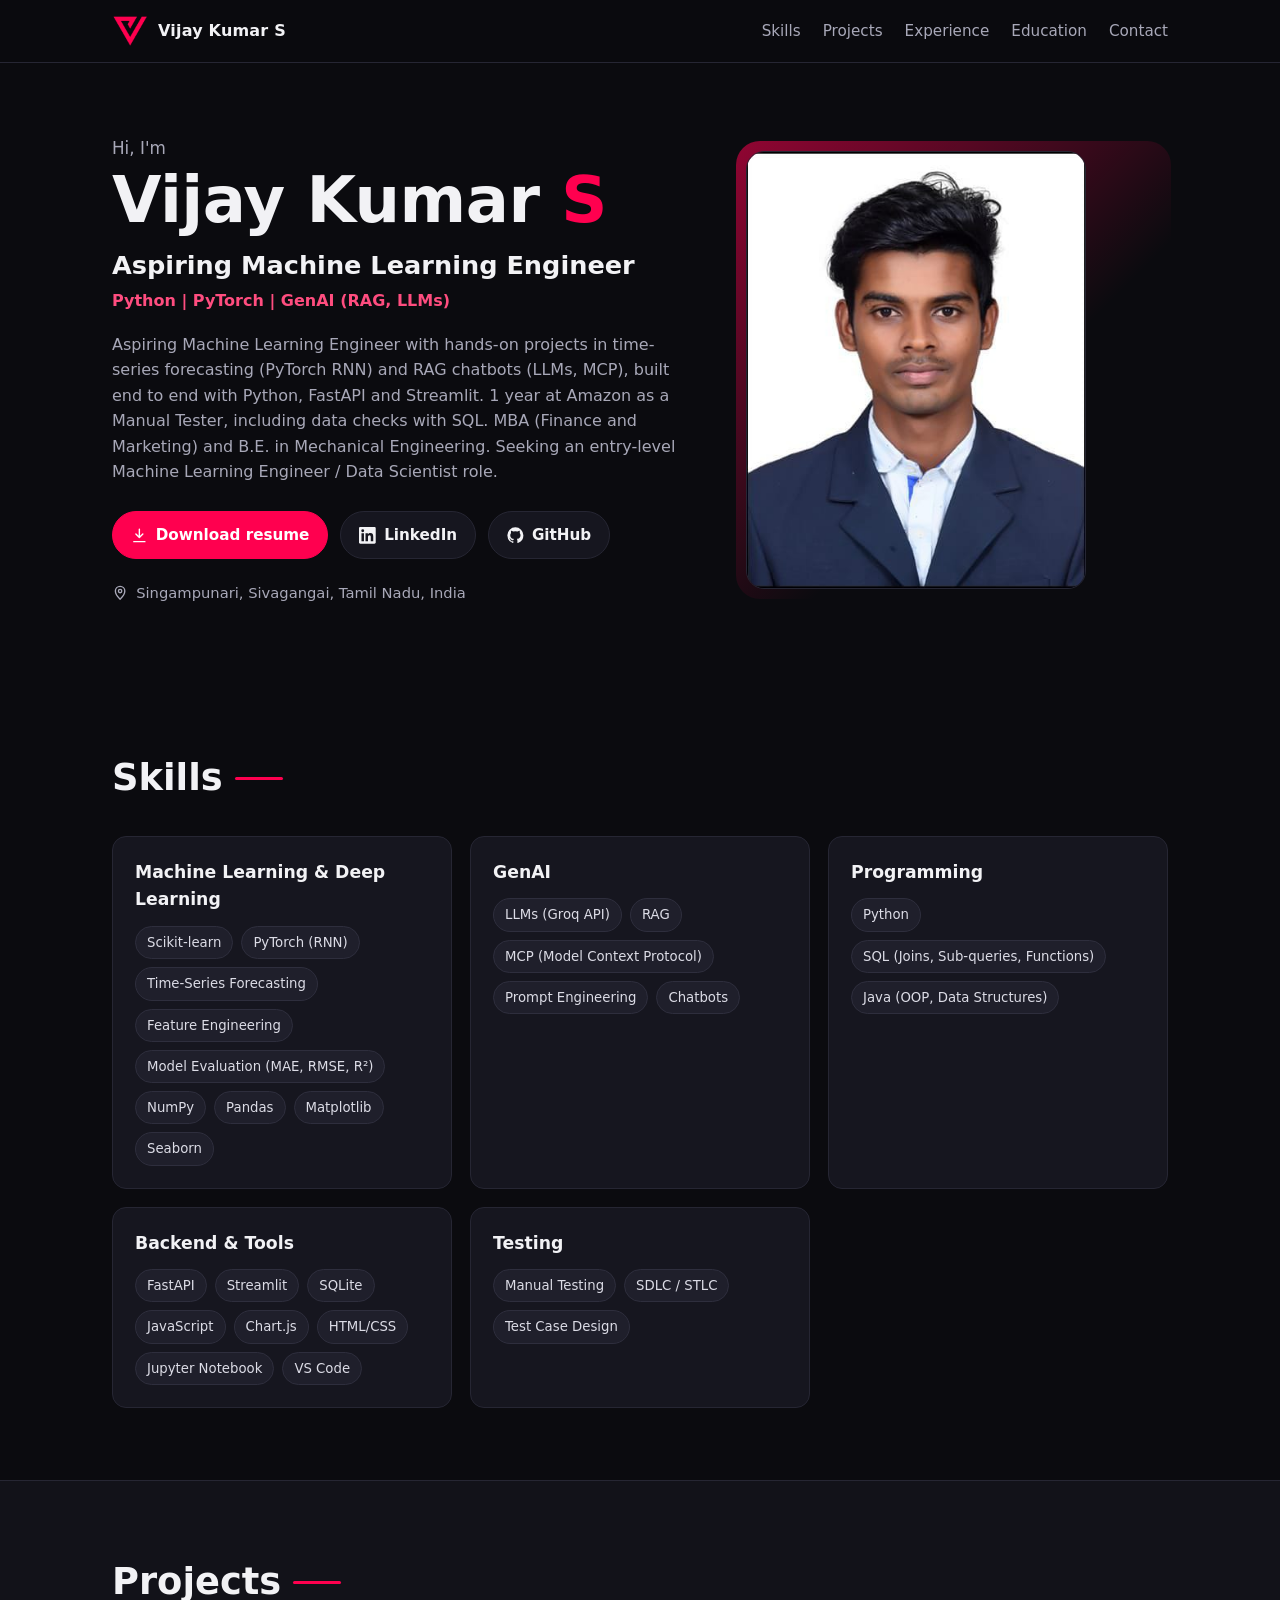
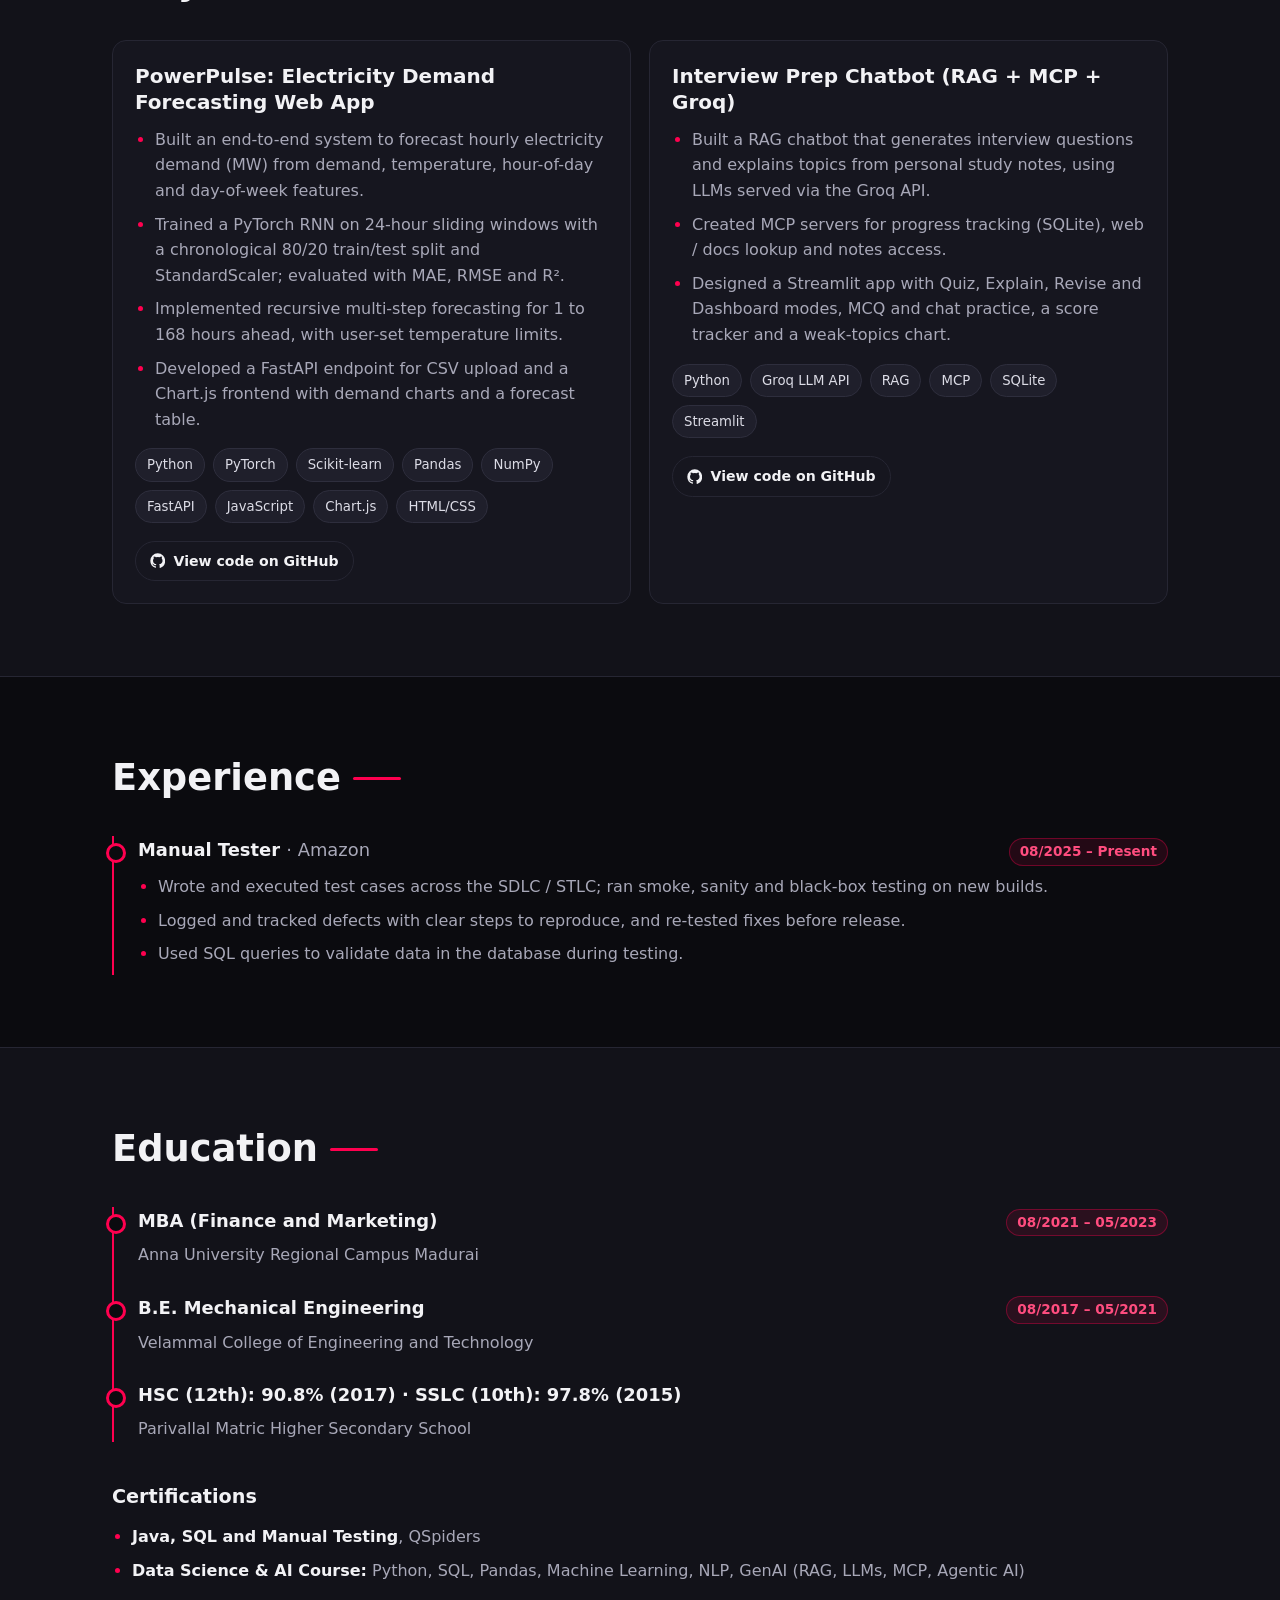
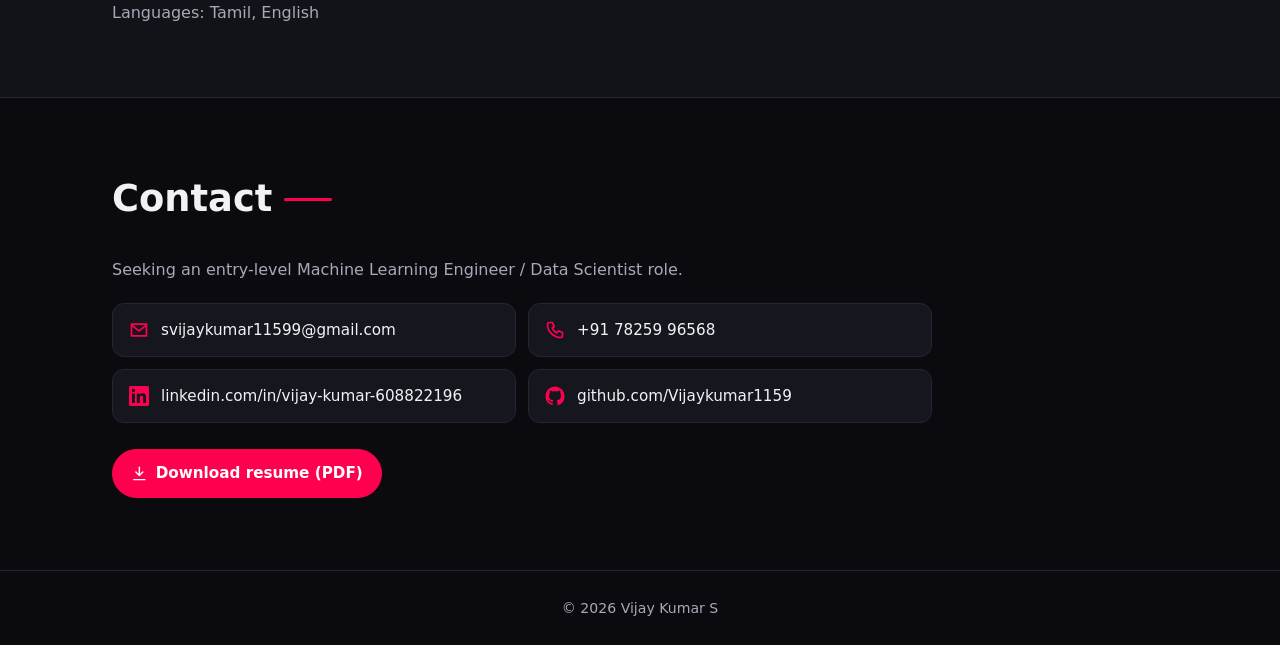
<file: index.html>
<!DOCTYPE html>
<html lang="en">
<head>
  <meta charset="UTF-8">
  <meta name="viewport" content="width=device-width, initial-scale=1">
  <title>Vijay Kumar S | Aspiring Machine Learning Engineer</title>
  <meta name="description" content="Vijay Kumar S, Aspiring Machine Learning Engineer | Python | PyTorch | GenAI (RAG, LLMs)">
  <meta property="og:title" content="Vijay Kumar S | Aspiring Machine Learning Engineer">
  <meta property="og:description" content="Aspiring Machine Learning Engineer | Python | PyTorch | GenAI (RAG, LLMs)">
  <meta property="og:type" content="website">
  <meta name="theme-color" content="#0b0b0f">
  <link rel="icon" type="image/png" href="assets/logo.png">
  <link rel="stylesheet" href="style.css">
</head>
<body>
  <a class="skip" href="#main">Skip to content</a>
  <header class="site-header">
    <nav class="nav container" aria-label="Main">
      <a class="brand" href="#top" aria-label="Vijay Kumar S, home"><img src="assets/logo.png" alt="" width="36" height="32"><span>Vijay Kumar S</span></a>
      <ul class="nav-links">
        <li><a href="#skills">Skills</a></li>
        <li><a href="#projects">Projects</a></li>
        <li><a href="#experience">Experience</a></li>
        <li><a href="#education">Education</a></li>
        <li><a href="#contact">Contact</a></li>
      </ul>
    </nav>
  </header>

  <main id="main">
    <section class="hero container" id="top">
      <div class="hero-text">
        <p class="eyebrow">Hi, I'm</p>
        <h1>Vijay Kumar <span class="accent">S</span></h1>
        <p class="role">Aspiring Machine Learning Engineer</p>
        <p class="stack">Python | PyTorch | GenAI (RAG, LLMs)</p>
        <p class="summary">Aspiring Machine Learning Engineer with hands-on projects in time-series forecasting (PyTorch RNN) and RAG chatbots (LLMs, MCP), built end to end with Python, FastAPI and Streamlit. 1 year at Amazon as a Manual Tester, including data checks with SQL. MBA (Finance and Marketing) and B.E. in Mechanical Engineering. Seeking an entry-level Machine Learning Engineer / Data Scientist role.</p>
        <div class="cta">
          <a class="btn btn-primary" href="assets/Vijay_Kumar_S_Resume_ML.pdf" download><svg viewBox="0 0 24 24" aria-hidden="true"><path fill="none" stroke="currentColor" stroke-width="2" stroke-linecap="round" stroke-linejoin="round" d="M12 3v12m0 0-5-5m5 5 5-5M4 21h16"/></svg>Download resume</a>
          <a class="btn" href="https://www.linkedin.com/in/vijay-kumar-608822196" target="_blank" rel="noopener"><svg viewBox="0 0 24 24" aria-hidden="true"><path fill="currentColor" d="M20.45 20.45h-3.56v-5.57c0-1.33-.02-3.04-1.85-3.04-1.86 0-2.14 1.45-2.14 2.95v5.66H9.34V9h3.42v1.56h.05c.48-.9 1.64-1.85 3.37-1.85 3.6 0 4.27 2.37 4.27 5.46v6.28ZM5.34 7.43a2.06 2.06 0 1 1 0-4.13 2.06 2.06 0 0 1 0 4.13ZM7.12 20.45H3.56V9h3.56v11.45ZM22.22 0H1.77C.8 0 0 .77 0 1.73v20.54C0 23.23.8 24 1.77 24h20.45c.98 0 1.78-.77 1.78-1.73V1.73C24 .77 23.2 0 22.22 0Z"/></svg>LinkedIn</a>
          <a class="btn" href="https://github.com/Vijaykumar1159" target="_blank" rel="noopener"><svg viewBox="0 0 24 24" aria-hidden="true"><path fill="currentColor" d="M12 .5A11.5 11.5 0 0 0 .5 12a11.5 11.5 0 0 0 7.86 10.92c.58.1.79-.25.79-.56v-2c-3.2.7-3.87-1.37-3.87-1.37-.53-1.33-1.28-1.69-1.28-1.69-1.05-.72.08-.7.08-.7 1.16.08 1.77 1.19 1.77 1.19 1.03 1.77 2.7 1.26 3.36.96.1-.75.4-1.26.73-1.55-2.56-.29-5.25-1.28-5.25-5.68 0-1.26.45-2.28 1.19-3.08-.12-.29-.52-1.46.11-3.05 0 0 .97-.31 3.17 1.18a11 11 0 0 1 5.77 0c2.2-1.49 3.17-1.18 3.17-1.18.63 1.59.23 2.76.11 3.05.74.8 1.19 1.82 1.19 3.08 0 4.41-2.7 5.38-5.26 5.67.41.36.78 1.06.78 2.14v3.17c0 .31.21.67.8.56A11.5 11.5 0 0 0 23.5 12 11.5 11.5 0 0 0 12 .5Z"/></svg>GitHub</a>
        </div>
        <p class="loc"><svg viewBox="0 0 24 24" aria-hidden="true"><path fill="none" stroke="currentColor" stroke-width="2" d="M12 21s-7-6.2-7-12a7 7 0 0 1 14 0c0 5.8-7 12-7 12Z"/><circle cx="12" cy="9" r="2.5" fill="none" stroke="currentColor" stroke-width="2"/></svg>Singampunari, Sivagangai, Tamil Nadu, India</p>
      </div>
      <div class="hero-photo">
        <img src="assets/vijay.jpg" alt="Photo of Vijay Kumar S" width="413" height="531">
      </div>
    </section>

    <section class="section" id="skills" aria-labelledby="skills-h">
      <div class="container">
        <h2 id="skills-h" class="section-title">Skills</h2>
        <div class="grid skills-grid">
          <article class="card"><h3>Machine Learning &amp; Deep Learning</h3><ul class="tags"><li>Scikit-learn</li><li>PyTorch (RNN)</li><li>Time-Series Forecasting</li><li>Feature Engineering</li><li>Model Evaluation (MAE, RMSE, R²)</li><li>NumPy</li><li>Pandas</li><li>Matplotlib</li><li>Seaborn</li></ul></article>
          <article class="card"><h3>GenAI</h3><ul class="tags"><li>LLMs (Groq API)</li><li>RAG</li><li>MCP (Model Context Protocol)</li><li>Prompt Engineering</li><li>Chatbots</li></ul></article>
          <article class="card"><h3>Programming</h3><ul class="tags"><li>Python</li><li>SQL (Joins, Sub-queries, Functions)</li><li>Java (OOP, Data Structures)</li></ul></article>
          <article class="card"><h3>Backend &amp; Tools</h3><ul class="tags"><li>FastAPI</li><li>Streamlit</li><li>SQLite</li><li>JavaScript</li><li>Chart.js</li><li>HTML/CSS</li><li>Jupyter Notebook</li><li>VS Code</li></ul></article>
          <article class="card"><h3>Testing</h3><ul class="tags"><li>Manual Testing</li><li>SDLC / STLC</li><li>Test Case Design</li></ul></article>
        </div>
      </div>
    </section>

    <section class="section alt" id="projects" aria-labelledby="projects-h">
      <div class="container">
        <h2 id="projects-h" class="section-title">Projects</h2>
        <div class="grid projects-grid">
          <article class="card project">
            <h3>PowerPulse: Electricity Demand Forecasting Web App</h3>
            <ul class="points">
              <li>Built an end-to-end system to forecast hourly electricity demand (MW) from demand, temperature, hour-of-day and day-of-week features.</li>
              <li>Trained a PyTorch RNN on 24-hour sliding windows with a chronological 80/20 train/test split and StandardScaler; evaluated with MAE, RMSE and R².</li>
              <li>Implemented recursive multi-step forecasting for 1 to 168 hours ahead, with user-set temperature limits.</li>
              <li>Developed a FastAPI endpoint for CSV upload and a Chart.js frontend with demand charts and a forecast table.</li>
            </ul>
            <ul class="tags"><li>Python</li><li>PyTorch</li><li>Scikit-learn</li><li>Pandas</li><li>NumPy</li><li>FastAPI</li><li>JavaScript</li><li>Chart.js</li><li>HTML/CSS</li></ul>
            <a class="btn btn-small" href="https://github.com/Vijaykumar1159/PowerPulse" target="_blank" rel="noopener"><svg viewBox="0 0 24 24" aria-hidden="true"><path fill="currentColor" d="M12 .5A11.5 11.5 0 0 0 .5 12a11.5 11.5 0 0 0 7.86 10.92c.58.1.79-.25.79-.56v-2c-3.2.7-3.87-1.37-3.87-1.37-.53-1.33-1.28-1.69-1.28-1.69-1.05-.72.08-.7.08-.7 1.16.08 1.77 1.19 1.77 1.19 1.03 1.77 2.7 1.26 3.36.96.1-.75.4-1.26.73-1.55-2.56-.29-5.25-1.28-5.25-5.68 0-1.26.45-2.28 1.19-3.08-.12-.29-.52-1.46.11-3.05 0 0 .97-.31 3.17 1.18a11 11 0 0 1 5.77 0c2.2-1.49 3.17-1.18 3.17-1.18.63 1.59.23 2.76.11 3.05.74.8 1.19 1.82 1.19 3.08 0 4.41-2.7 5.38-5.26 5.67.41.36.78 1.06.78 2.14v3.17c0 .31.21.67.8.56A11.5 11.5 0 0 0 23.5 12 11.5 11.5 0 0 0 12 .5Z"/></svg>View code on GitHub</a>
          </article>
          <article class="card project">
            <h3>Interview Prep Chatbot (RAG + MCP + Groq)</h3>
            <ul class="points">
              <li>Built a RAG chatbot that generates interview questions and explains topics from personal study notes, using LLMs served via the Groq API.</li>
              <li>Created MCP servers for progress tracking (SQLite), web / docs lookup and notes access.</li>
              <li>Designed a Streamlit app with Quiz, Explain, Revise and Dashboard modes, MCQ and chat practice, a score tracker and a weak-topics chart.</li>
            </ul>
            <ul class="tags"><li>Python</li><li>Groq LLM API</li><li>RAG</li><li>MCP</li><li>SQLite</li><li>Streamlit</li></ul>
            <a class="btn btn-small" href="https://github.com/Vijaykumar1159/Chat_Bot_For_Interview" target="_blank" rel="noopener"><svg viewBox="0 0 24 24" aria-hidden="true"><path fill="currentColor" d="M12 .5A11.5 11.5 0 0 0 .5 12a11.5 11.5 0 0 0 7.86 10.92c.58.1.79-.25.79-.56v-2c-3.2.7-3.87-1.37-3.87-1.37-.53-1.33-1.28-1.69-1.28-1.69-1.05-.72.08-.7.08-.7 1.16.08 1.77 1.19 1.77 1.19 1.03 1.77 2.7 1.26 3.36.96.1-.75.4-1.26.73-1.55-2.56-.29-5.25-1.28-5.25-5.68 0-1.26.45-2.28 1.19-3.08-.12-.29-.52-1.46.11-3.05 0 0 .97-.31 3.17 1.18a11 11 0 0 1 5.77 0c2.2-1.49 3.17-1.18 3.17-1.18.63 1.59.23 2.76.11 3.05.74.8 1.19 1.82 1.19 3.08 0 4.41-2.7 5.38-5.26 5.67.41.36.78 1.06.78 2.14v3.17c0 .31.21.67.8.56A11.5 11.5 0 0 0 23.5 12 11.5 11.5 0 0 0 12 .5Z"/></svg>View code on GitHub</a>
          </article>
        </div>
      </div>
    </section>

    <section class="section" id="experience" aria-labelledby="exp-h">
      <div class="container">
        <h2 id="exp-h" class="section-title">Experience</h2>
        <div class="timeline">
          <article class="t-item">
            <div class="t-head"><h3>Manual Tester <span class="muted">· Amazon</span></h3><p class="date">08/2025 – Present</p></div>
            <ul class="points">
              <li>Wrote and executed test cases across the SDLC / STLC; ran smoke, sanity and black-box testing on new builds.</li>
              <li>Logged and tracked defects with clear steps to reproduce, and re-tested fixes before release.</li>
              <li>Used SQL queries to validate data in the database during testing.</li>
            </ul>
          </article>
        </div>
      </div>
    </section>

    <section class="section alt" id="education" aria-labelledby="edu-h">
      <div class="container">
        <h2 id="edu-h" class="section-title">Education</h2>
        <div class="timeline">
          <article class="t-item">
            <div class="t-head"><h3>MBA (Finance and Marketing)</h3><p class="date">08/2021 – 05/2023</p></div>
            <p class="muted">Anna University Regional Campus Madurai</p>
          </article>
          <article class="t-item">
            <div class="t-head"><h3>B.E. Mechanical Engineering</h3><p class="date">08/2017 – 05/2021</p></div>
            <p class="muted">Velammal College of Engineering and Technology</p>
          </article>
          <article class="t-item">
            <div class="t-head"><h3>HSC (12th): 90.8% (2017) · SSLC (10th): 97.8% (2015)</h3></div>
            <p class="muted">Parivallal Matric Higher Secondary School</p>
          </article>
        </div>
        <h3 class="sub">Certifications</h3>
        <ul class="certs">
          <li><strong>Java, SQL and Manual Testing</strong>, QSpiders</li>
          <li><strong>Data Science &amp; AI Course:</strong> Python, SQL, Pandas, Machine Learning, NLP, GenAI (RAG, LLMs, MCP, Agentic AI)</li>
        </ul>
        <p class="muted langs">Languages: Tamil, English</p>
      </div>
    </section>

    <section class="section" id="contact" aria-labelledby="contact-h">
      <div class="container">
        <h2 id="contact-h" class="section-title">Contact</h2>
        <p class="lead">Seeking an entry-level Machine Learning Engineer / Data Scientist role.</p>
        <ul class="contact-list">
          <li><a href="mailto:svijaykumar11599@gmail.com"><svg viewBox="0 0 24 24" aria-hidden="true"><path fill="none" stroke="currentColor" stroke-width="2" d="M3 5h18v14H3z M3 6l9 7 9-7"/></svg><span>svijaykumar11599@gmail.com</span></a></li>
          <li><a href="tel:+917825996568"><svg viewBox="0 0 24 24" aria-hidden="true"><path fill="none" stroke="currentColor" stroke-width="2" stroke-linejoin="round" d="M5 3h4l2 5-2.5 1.5a11 11 0 0 0 6 6L16 13l5 2v4a2 2 0 0 1-2 2A16 16 0 0 1 3 5a2 2 0 0 1 2-2Z"/></svg><span>+91 78259 96568</span></a></li>
          <li><a href="https://www.linkedin.com/in/vijay-kumar-608822196" target="_blank" rel="noopener"><svg viewBox="0 0 24 24" aria-hidden="true"><path fill="currentColor" d="M20.45 20.45h-3.56v-5.57c0-1.33-.02-3.04-1.85-3.04-1.86 0-2.14 1.45-2.14 2.95v5.66H9.34V9h3.42v1.56h.05c.48-.9 1.64-1.85 3.37-1.85 3.6 0 4.27 2.37 4.27 5.46v6.28ZM5.34 7.43a2.06 2.06 0 1 1 0-4.13 2.06 2.06 0 0 1 0 4.13ZM7.12 20.45H3.56V9h3.56v11.45ZM22.22 0H1.77C.8 0 0 .77 0 1.73v20.54C0 23.23.8 24 1.77 24h20.45c.98 0 1.78-.77 1.78-1.73V1.73C24 .77 23.2 0 22.22 0Z"/></svg><span>linkedin.com/in/vijay-kumar-608822196</span></a></li>
          <li><a href="https://github.com/Vijaykumar1159" target="_blank" rel="noopener"><svg viewBox="0 0 24 24" aria-hidden="true"><path fill="currentColor" d="M12 .5A11.5 11.5 0 0 0 .5 12a11.5 11.5 0 0 0 7.86 10.92c.58.1.79-.25.79-.56v-2c-3.2.7-3.87-1.37-3.87-1.37-.53-1.33-1.28-1.69-1.28-1.69-1.05-.72.08-.7.08-.7 1.16.08 1.77 1.19 1.77 1.19 1.03 1.77 2.7 1.26 3.36.96.1-.75.4-1.26.73-1.55-2.56-.29-5.25-1.28-5.25-5.68 0-1.26.45-2.28 1.19-3.08-.12-.29-.52-1.46.11-3.05 0 0 .97-.31 3.17 1.18a11 11 0 0 1 5.77 0c2.2-1.49 3.17-1.18 3.17-1.18.63 1.59.23 2.76.11 3.05.74.8 1.19 1.82 1.19 3.08 0 4.41-2.7 5.38-5.26 5.67.41.36.78 1.06.78 2.14v3.17c0 .31.21.67.8.56A11.5 11.5 0 0 0 23.5 12 11.5 11.5 0 0 0 12 .5Z"/></svg><span>github.com/Vijaykumar1159</span></a></li>
        </ul>
        <a class="btn btn-primary" href="assets/Vijay_Kumar_S_Resume_ML.pdf" download><svg viewBox="0 0 24 24" aria-hidden="true"><path fill="none" stroke="currentColor" stroke-width="2" stroke-linecap="round" stroke-linejoin="round" d="M12 3v12m0 0-5-5m5 5 5-5M4 21h16"/></svg>Download resume (PDF)</a>
      </div>
    </section>
  </main>

  <footer class="footer">
    <div class="container"><p>© 2026 Vijay Kumar S</p></div>
  </footer>
</body>
</html>
</file>
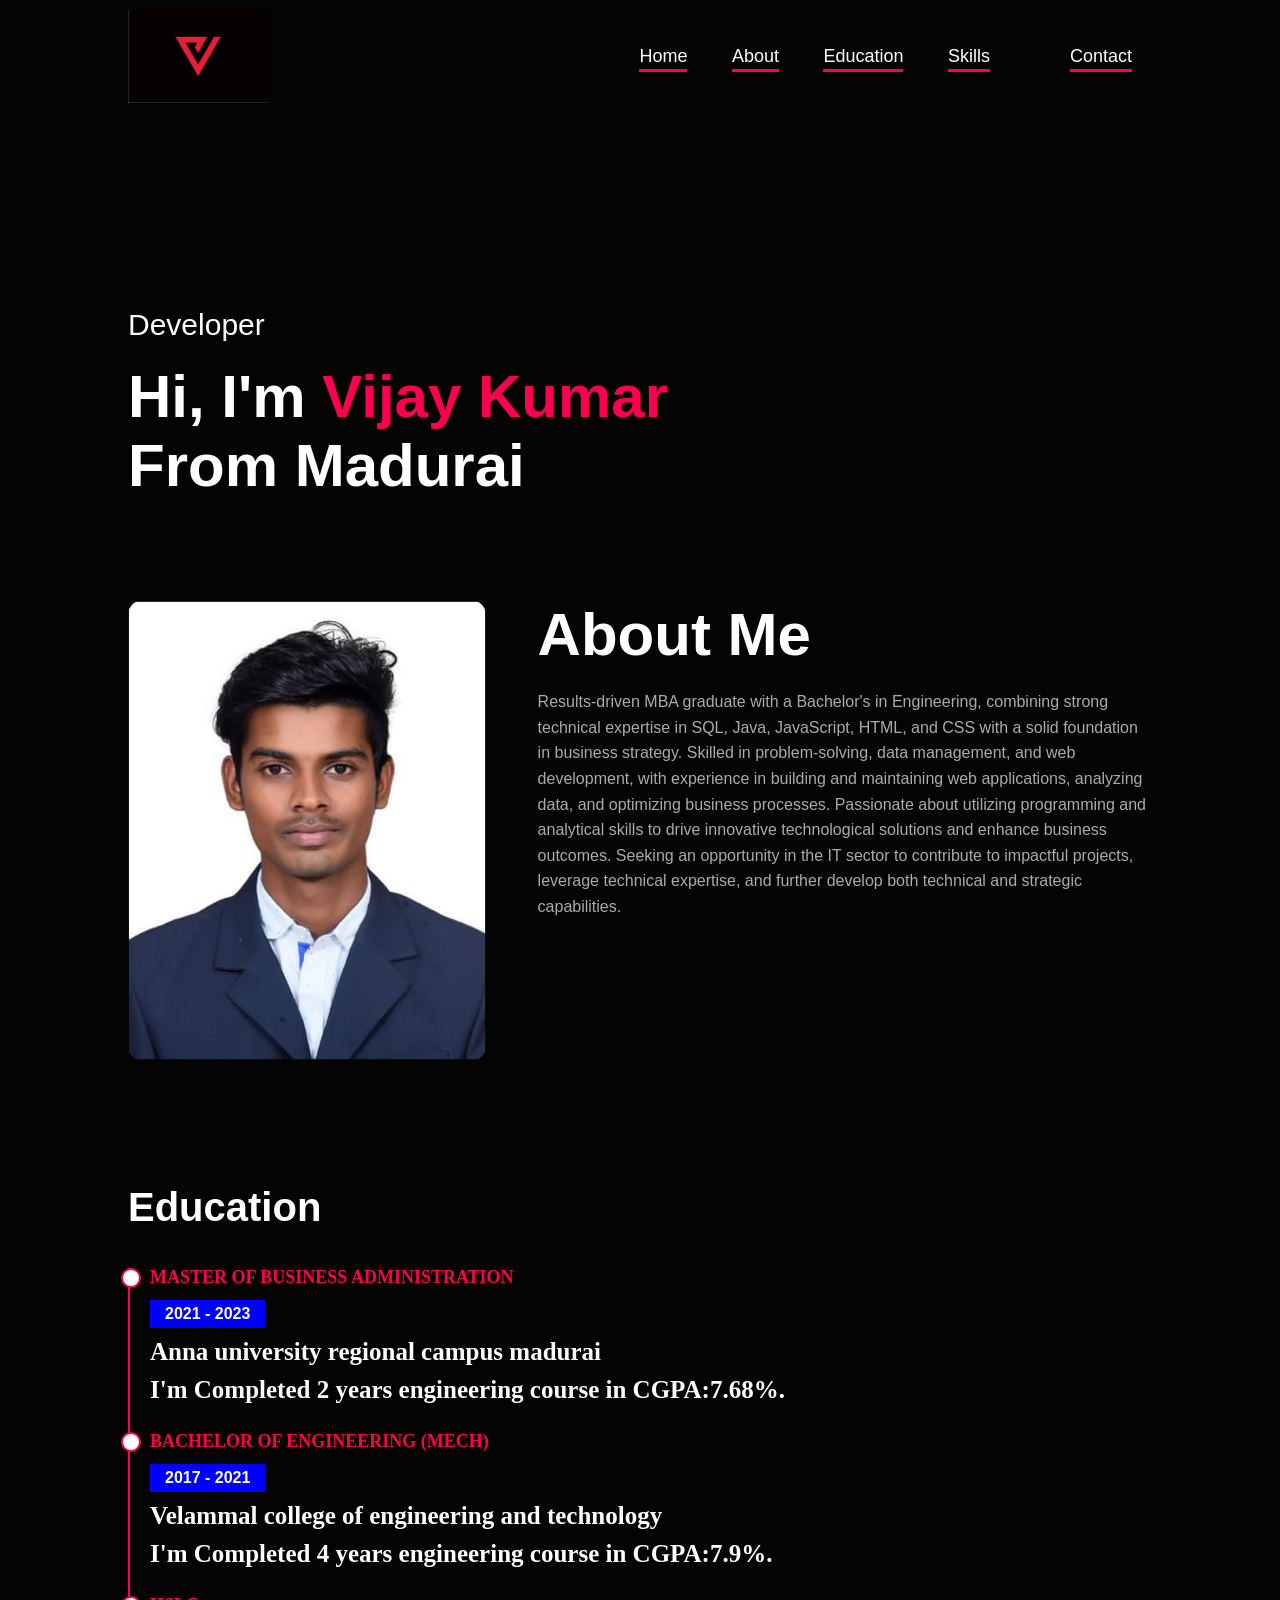
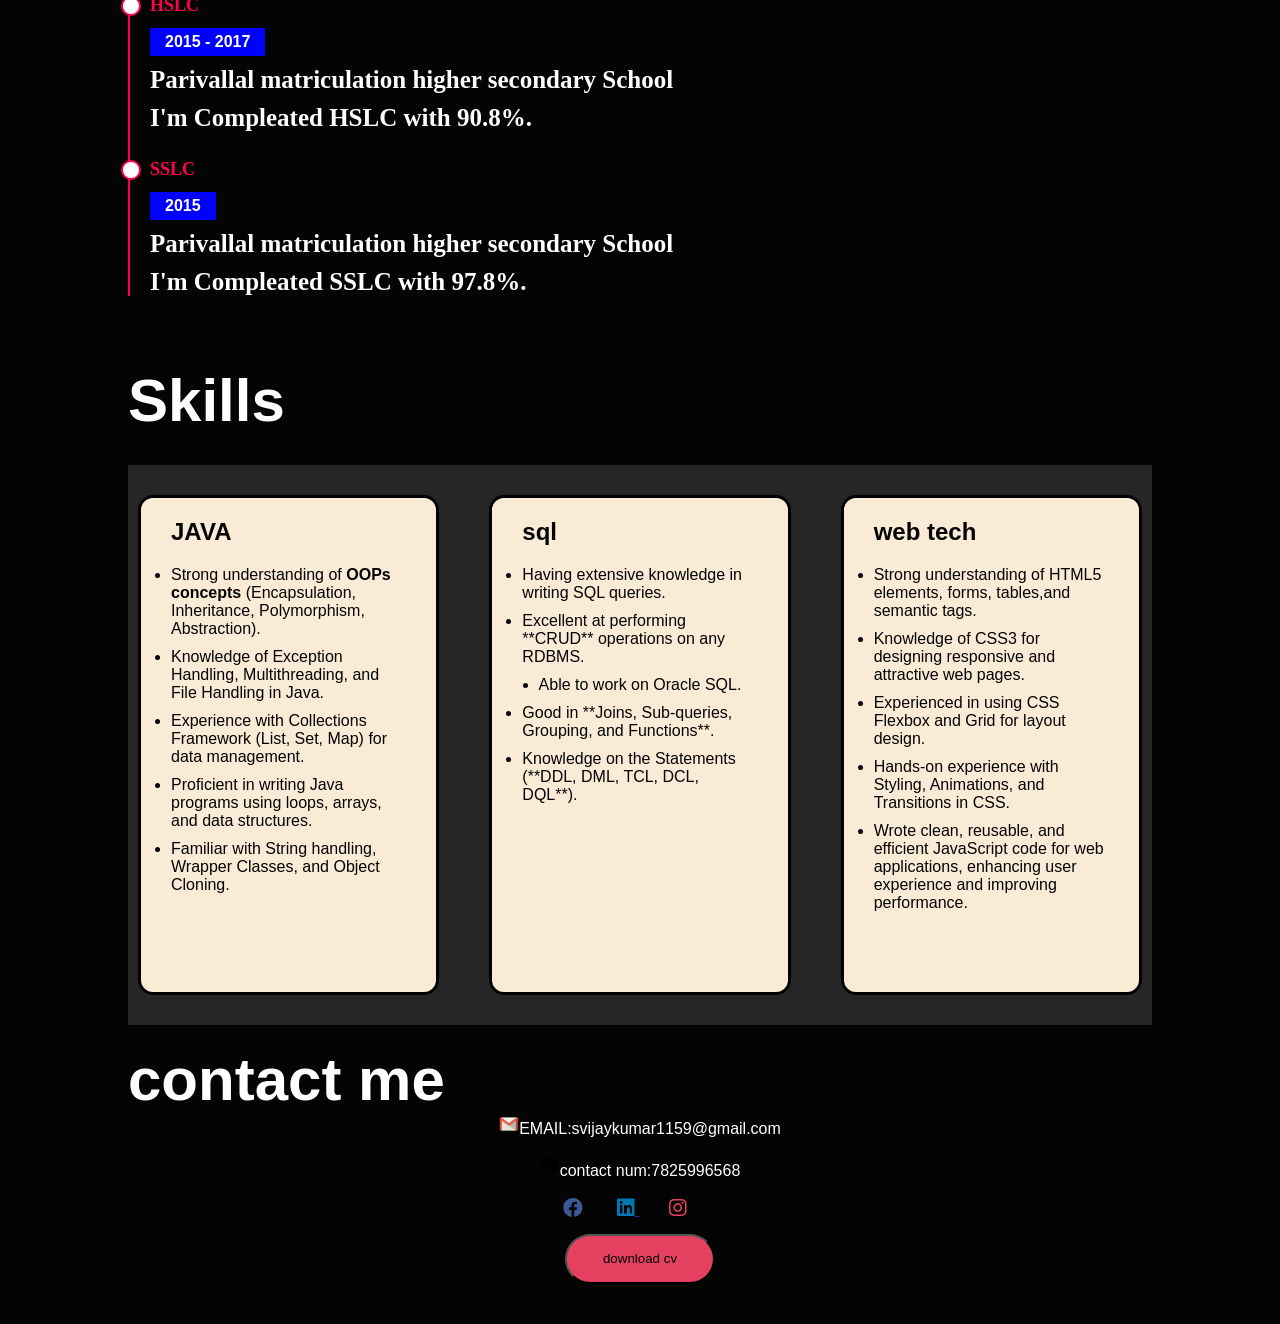
<file: projecttest/projecttest.html>
<!DOCTYPE html>
<html lang="en">
<head>
    <meta charset="UTF-8">
    <meta name="viewport" content="width=device-width, initial-scale=1.0">
    <title>V Portfolio</title>
    <link rel="stylesheet" href="projecttest.css">
    <head>
      <link rel="stylesheet" href="https://cdnjs.cloudflare.com/ajax/libs/font-awesome/5.15.4/css/all.min.css">
  </head>
    
</head>

<body>
    <div id="header">
        <div class="container">
            <nav>
                <img src="./Vector - Letter V Logo.jpg" alt="" class="logo">
                <ul>
                    <li><a href="#">Home</a></li>
                    <li><a href="#">About</a></li>
                    <li><a href="#">Education</a></li>
                    <li><a href="#">Skills</a><li>
                    <li><a href="#">Contact</a></li>
                </ul>
            </nav>
            <div class="header_text">
                <p>Developer</p>
                <h1>Hi, I'm <span>Vijay Kumar </span><br>From Madurai</h1>

            </div>
        </div>
        
    </div>
    <!-- ..........ABOUT -->
    <div id="about">
        <div class="container">
            <div class="row">
                <div class="about-col-1">
                    <img src="./IMG-20231030-WA0002.jpg" alt="">
                </div>
                <div class="about-col-2">
                    <h1 class="sub-title">
                        About Me
                    </h1>
                    <p>Results-driven MBA graduate with a Bachelor's in Engineering, combining strong technical expertise in SQL, Java, JavaScript, HTML, and CSS with a solid foundation in business strategy. Skilled in problem-solving, data management, and web development, with experience in building and maintaining web applications, analyzing data, and optimizing business processes. Passionate about utilizing programming and analytical skills to drive innovative technological solutions and enhance business outcomes. Seeking an opportunity in the IT sector to contribute to impactful projects, leverage technical expertise, and further develop both technical and strategic capabilities.</p>
                
        
                    
                </div>
            </div>
        </div>
    </div>
    <!-- -----------Education---------- -->
<!-- ======= Resume Section ======= -->
<section id="resume" class="resume">
    <div class="container">

      <div class="section-title">
        <!-- <h2>Resume</h2>
        <p></p> -->
      </div>

      <div class="row">
        <div class="col-lg-6" data-aos="fade-up">
          <!-- <h3 class="resume-title">Summary</h3> -->
          <h3 class="resume-title">Education</h3>
          <div class="resume-item">
            <h4>Master of business administration</h4>
            <h5>2021 - 2023</h5>
            <p>Anna university regional campus madurai</p>
            <p>I'm Completed 2 years engineering course in CGPA:7.68%.</p>
          </div>
          <div class="resume-item">
            <h4>Bachelor of engineering (Mech)</h4>
            <h5>2017 - 2021</h5>
            <p>Velammal college of engineering and technology</p>
            <p>I'm Completed 4 years engineering course in CGPA:7.9%.</p>
          </div>
          <div class="resume-item">
            <h4>HSLC</h4>
            <h5>2015 - 2017</h5>
            <p>  Parivallal matriculation higher secondary School</p>
            <p>I'm Compleated HSLC with 90.8%.</p>
          </div>
          <div class="resume-item">
            <h4>SSLC</h4>
            <h5>2015</h5>
            <p>  Parivallal matriculation higher secondary School</p>
            <p>I'm Compleated SSLC with 97.8%.</p>
          </div>
        </div>
         
        </div>
      </div>

    </div>
  </section><!-- End Resume Section -->
    <!-- -------skills----------- -->
     <div id="services">
        <div class="container">
            <h1 class="sub-title">  
                Skills
            </h1>
           <div class="skills">
              <div class="skill" >
                <h2>JAVA</h2>
                  <ul>
                    <li>Strong understanding of <b>OOPs concepts</b> (Encapsulation, Inheritance,
                        Polymorphism, Abstraction).</li>
                    <li>Knowledge of Exception Handling, Multithreading, and File Handling in Java.</li>
                    <li>Experience with Collections Framework (List, Set, Map) for data management.</li>
                    <li> Proficient in writing Java programs using loops, arrays, and data structures.</li>
                    <li> Familiar with String handling, Wrapper Classes, and Object Cloning.</li>
                  </ul>
              </div>
              <div class="skill">
                <h2>sql</h2>
                <ul>
                  <li>Having extensive knowledge in writing SQL queries.
                </li>
                  <li>Excellent at performing **CRUD** operations on any RDBMS.</li>
                  <li>Able to work on Oracle SQL.</li>
                  <li>Good in **Joins, Sub-queries, Grouping, and Functions**.</li>
                  <li>Knowledge on the Statements (**DDL, DML, TCL, DCL, DQL**).</li>

                </ul>
            </div>
            <div class="skill">
                <h2>web tech</h2>
                <ul>
                  <li>Strong understanding of HTML5 elements, forms, tables,and semantic tags.</li>
                  <li>Knowledge of CSS3 for designing responsive and attractive web pages.</li>
                  <li>Experienced in using CSS Flexbox and Grid for layout design.</li>
                  <li>Hands-on experience with Styling, Animations, and Transitions in CSS.</li>
                  <li>Wrote clean, reusable, and efficient JavaScript code for web applications, enhancing user experience
                    and improving performance.</li>
                </ul>
            </div>
             
              
           </div>

        </div>

     </div>
<!-- ------contact --------->
 <div id="contact">
   <div class="container">
        <div class="row">
          <div class="contact-left">
             <h1 class="sub-title">contact me</h1>
             <div class="inner">
              
              <p><img src="./gmail-removebg-preview.png" alt="" height="20px" width="20px">EMAIL:svijaykumar1159@gmail.com</p> <br>
              <p><img src="./PHONE-removebg-preview.png" alt="" height="20px" width="20px">contact num:7825996568</p> <br>
              <div class="social-icons" >               
                  <a href="" style="margin-right: 30px" ;><i class="fab fa-facebook"></i></a>
                  
                  <a href="" style="margin-right: 30px";><i class="fab fa-linkedin"></i>
                  </a>
                 <a href="" style="margin-right: 30px";><i class="fab fa-instagram"></i>
                 </a>
             </div>
             <button id="butt" style="margin-top: 15px;"> download cv</button>
             </div>
                   
            </div>
      
        </div>
   </div>
   
 </div>

  
</body>
</html>
</file>
<file: style.css>
:root{
  --bg:#0b0b0f; --bg2:#121219; --card:#16161f; --line:#262633;
  --text:#f2f2f5; --muted:#a8a8b8; --accent:#ff004f; --accent2:#ff4d7f;
  --radius:14px; --max:1100px;
}
*{box-sizing:border-box;margin:0;padding:0}
html{scroll-behavior:smooth;-webkit-text-size-adjust:100%}
body{background:var(--bg);color:var(--text);font-family:system-ui,-apple-system,"Segoe UI",Roboto,"Helvetica Neue",Arial,sans-serif;line-height:1.6;font-size:16px;overflow-x:hidden}
img{max-width:100%;display:block}
a{color:inherit}
svg{width:1.1em;height:1.1em;flex:none}
:focus-visible{outline:3px solid var(--accent2);outline-offset:3px;border-radius:6px}
.container{width:100%;max-width:var(--max);margin:0 auto;padding:0 22px}
.skip{position:absolute;left:-999px;top:8px;background:var(--accent);color:#fff;padding:8px 14px;border-radius:8px;z-index:20}
.skip:focus{left:8px}

/* header */
.site-header{position:sticky;top:0;z-index:10;background:rgba(11,11,15,.88);backdrop-filter:blur(10px);-webkit-backdrop-filter:blur(10px);border-bottom:1px solid var(--line)}
.nav{display:flex;align-items:center;justify-content:space-between;gap:16px;min-height:62px}
.brand{display:flex;align-items:center;gap:10px;text-decoration:none;font-weight:700;letter-spacing:.2px}
.brand img{width:36px;height:auto}
.nav-links{display:flex;gap:22px;list-style:none}
.nav-links a{text-decoration:none;color:var(--muted);font-size:.95rem;font-weight:500;position:relative;padding:4px 0}
.nav-links a::after{content:"";position:absolute;left:0;bottom:-2px;height:2px;width:0;background:var(--accent);transition:width .25s}
.nav-links a:hover{color:var(--text)}
.nav-links a:hover::after{width:100%}

/* hero */
.hero{display:grid;grid-template-columns:1.35fr 1fr;gap:48px;align-items:center;padding-top:72px;padding-bottom:72px}
.eyebrow{color:var(--muted);font-size:1.05rem}
h1{font-size:clamp(2.4rem,6vw,4rem);line-height:1.08;font-weight:800;letter-spacing:-.5px;margin:4px 0 10px}
.accent{color:var(--accent)}
.role{font-size:clamp(1.2rem,2.6vw,1.6rem);font-weight:700}
.stack{color:var(--accent2);font-weight:600;margin-top:2px}
.summary{color:var(--muted);margin-top:18px;max-width:60ch}
.cta{display:flex;flex-wrap:wrap;gap:12px;margin-top:26px}
.btn{display:inline-flex;align-items:center;gap:8px;padding:11px 18px;border-radius:999px;border:1px solid var(--line);background:var(--card);text-decoration:none;font-weight:600;font-size:.95rem;transition:transform .15s,border-color .15s,background .15s}
.btn:hover{border-color:var(--accent);transform:translateY(-1px)}
.btn-primary{background:var(--accent);border-color:var(--accent);color:#fff}
.btn-primary:hover{background:#e00046}
.btn-small{padding:8px 14px;font-size:.88rem;margin-top:18px}
.loc{display:flex;align-items:center;gap:8px;color:var(--muted);margin-top:22px;font-size:.92rem}
.hero-photo{justify-self:center;position:relative}
.hero-photo::before{content:"";position:absolute;inset:-10px;border-radius:24px;background:linear-gradient(135deg,var(--accent),transparent 60%);opacity:.55;z-index:-1}
.hero-photo img{width:min(340px,100%);height:auto;aspect-ratio:413/531;object-fit:cover;border-radius:18px;border:1px solid var(--line)}

/* sections */
.section{padding:72px 0}
.section.alt{background:var(--bg2);border-top:1px solid var(--line);border-bottom:1px solid var(--line)}
.section-title{font-size:clamp(1.7rem,4vw,2.3rem);font-weight:800;margin-bottom:28px;display:flex;align-items:center;gap:12px}
.section-title::after{content:"";flex:0 0 48px;height:3px;background:var(--accent);border-radius:3px}
.grid{display:grid;gap:18px}
.skills-grid{grid-template-columns:repeat(auto-fit,minmax(280px,1fr))}
.projects-grid{grid-template-columns:repeat(auto-fit,minmax(320px,1fr))}
.card{background:var(--card);border:1px solid var(--line);border-radius:var(--radius);padding:22px}
.card h3{font-size:1.08rem;margin-bottom:12px}
.project h3{font-size:1.25rem;line-height:1.3}
.kicker{color:var(--accent2);font-size:.8rem;font-weight:700;text-transform:uppercase;letter-spacing:.8px;margin-bottom:6px}
.tags{display:flex;flex-wrap:wrap;gap:8px;list-style:none}
.tags li{font-size:.83rem;padding:5px 11px;border-radius:999px;background:#1f1f2b;border:1px solid #2e2e3d;color:#dcdce6}
.points{padding-left:20px;color:var(--muted);margin-bottom:16px}
.points li{margin-bottom:8px}
.points li::marker{color:var(--accent)}

/* timeline */
.timeline{border-left:2px solid var(--accent);padding-left:24px;display:grid;gap:26px}
.t-item{position:relative}
.t-item::before{content:"";position:absolute;left:-32px;top:7px;width:14px;height:14px;border-radius:50%;background:var(--bg);border:3px solid var(--accent)}
.t-head{display:flex;flex-wrap:wrap;justify-content:space-between;align-items:baseline;gap:4px 16px;margin-bottom:6px}
.t-head h3{font-size:1.12rem}
.date{font-size:.85rem;font-weight:600;color:var(--accent2);background:rgba(255,0,79,.1);border:1px solid rgba(255,0,79,.35);padding:2px 10px;border-radius:999px;white-space:nowrap}
.muted{color:var(--muted);font-weight:500}
.t-item .points{margin:8px 0 0}
.sub{font-size:1.2rem;margin:40px 0 12px}
.certs{padding-left:20px;color:var(--muted)}
.certs li{margin-bottom:8px}
.certs strong{color:var(--text)}
.certs li::marker{color:var(--accent)}
.langs{margin-top:16px}

/* contact */
.lead{color:var(--muted);margin-bottom:20px;max-width:60ch}
.contact-list{list-style:none;display:grid;grid-template-columns:repeat(2,minmax(0,1fr));max-width:820px;gap:12px;margin-bottom:26px}
.contact-list a{display:flex;align-items:center;gap:12px;padding:14px 16px;background:var(--card);border:1px solid var(--line);border-radius:12px;text-decoration:none;transition:border-color .15s}
.contact-list a:hover{border-color:var(--accent)}
.contact-list svg{color:var(--accent);width:20px;height:20px}
.contact-list span{overflow-wrap:anywhere;font-size:.95rem}
.footer{border-top:1px solid var(--line);padding:26px 0;color:var(--muted);font-size:.88rem;text-align:center}

/* responsive */
@media (max-width:860px){
  .nav{flex-wrap:wrap;gap:0 16px;padding-top:10px}
  .nav-links{width:100%;overflow-x:auto;gap:16px;font-size:.92rem;padding:6px 0 10px;scrollbar-width:none}
  .nav-links::-webkit-scrollbar{display:none}
  .nav-links a{white-space:nowrap}
  .hero{grid-template-columns:1fr;gap:34px;padding-top:40px;padding-bottom:56px;text-align:left}
  .hero-photo{order:-1;justify-self:start}
  .hero-photo img{width:170px;border-radius:50%;aspect-ratio:1/1;object-position:50% 20%}
  .hero-photo::before{border-radius:50%;inset:-6px}
  .section{padding:56px 0}
}
@media (max-width:620px){
  .contact-list{grid-template-columns:1fr}
}
@media (max-width:420px){
  .nav-links{gap:13px}
  .nav-links a{font-size:.86rem}
  .projects-grid,.skills-grid{grid-template-columns:1fr}
  .cta .btn{flex:1 1 auto;justify-content:center}
  .card{padding:18px}
}
@media (prefers-reduced-motion:reduce){*{transition:none!important;scroll-behavior:auto!important}}
</file>
<file: projecttest/projecttest.css>
*{
    margin: 0;
    padding: 0;
    font-family: 'poppins',sans-serif;
    box-sizing: border-box;
}
body{
    background: #040404;;
    color: #fff;
}
.container{
    padding: 10px 10%;
}

nav{
    display: flex;
    align-items: center;
    justify-content: space-between;
    flex-wrap: wrap;
}
.logo{
    width: 140px;

}

nav ul li{
    display: inline-block;
    list-style: none;
    margin: 10px 20px ;
}

nav ul li a{
    color: #fff;
    text-decoration: none;
    font-size: 18px;
    position: relative;
}
nav ul li a::after{
    content: '';
    width: 100%;
    height: 3px;
    background: #ff004f;
    position: absolute;
    left:0;
    bottom: -6px;
    transition: 0.5s;

}
nav ul li a:hover::after{
 width: 100%;
}
.header_text{
    margin-top: 20%;
    font-size: 30px;
}
.header_text h1{
 font-size:60px ;
 margin-top: 20px;

}
.header_text h1 span{
    color: #ff004f;
}
/* .........ABOUT......... */

#about{
    padding: 80px 0;
    color: #ababab;
}
.row{
    display: flex;
    justify-content: space-between;
    flex-wrap: wrap;

}
.about-col-1{
    flex-basis: 35%;
}
.about-col-1 img{
    width: 100%;
    border-radius: 15px;
}
.about-col-2 {
    flex-basis: 60%;  
    
}
.about-col-2 p{
    margin-top: 20px;
   font-size: medium;
   line-height: 1.6;
}
.sub-title{
    font-size: 60px;
    font-weight: 600;
    color:#fff;
}
/*------------------resume----------------------*/
.resume .resume-title {
    font-size: 40px;
    font-weight: 700;
    margin-top: 20px;
    margin-bottom: 40px;
    color:white;
  }
  
.resume .resume-item {
    font-size: 25px;
    font-weight: 700;
    padding: 0 0 20px 20px;
    margin-top: -2px;
    border-left: 2px solid #ff004f;
    position: relative;
  }
  
  .resume .resume-item h4{
    line-height: 18px;
    font-size: 18px;
    font-weight: 600;
    text-transform: uppercase;
    font-family:'Times New Roman', Times, serif; 
    color: #ff004f;
    margin-bottom: 10px;
  }
  .resume .resume-item p{
    font-family:'Times New Roman', Times, serif; 
    margin-bottom: 10px;
  }
  
  
  .resume .resume-item h5 {
    font-size: 16px;
    background: blue;
    padding: 5px 15px;
    display: inline-block;
    font-weight: 600;
    margin-bottom: 10px;
  }
  
  .resume .resume-item ul {
    padding-left: 20px;
  }
  
  .resume .resume-item ul li {
    padding-bottom: 10px;
  }
  
  .resume .resume-item:last-child {
    padding-bottom: 0;
  }
  
  .resume .resume-item::before {
    content: "";
    position: absolute;
    width: 16px;
    height: 16px;
    border-radius: 50px;
    left: -9px;
    top: 0;
    background: #fff;
    border: 2px solid #ff004f ;
   
  }
  


/* ------------Skills------------ */
#services{
    margin-top: 40px;
}
#services>.container>.skills{
    /* margin-top: 30px; */
    display: flex;
    justify-content: space-around;
    gap: 50px;
    background-color: #262626;
    padding: 30px 10px;
    font-family: 13px;
    margin-top: 30px; 
}
#services>.container>.skills>.skill{
    height: 500px;
    width: 350px;
    border-radius: 15px;
    transition: background 0.5s , transform 0.6s;
    
/*    
    justify-content: space-eve; */
    background-color: antiquewhite;
    color: #040404;
    border: 3px solid black;
    gap: 10px;
    padding: 20px 30px;
    &:hover{
        color:cornsilk ;
        background-color: #ff004f;
        transform:scale(1.1);
        transition: 1s;
        
    }
    cursor:  pointer;
    
}
#services>.container>.skills>.skill>ul{
    display: flex;
    flex-direction: column;
    align-items: center;
    margin-top: 20px;
   
}
#services>.container>.skills>.skill>ul>li{
   margin-bottom: 10px;
   font-size:medium;
}
/**************** contact *************/
i.fab.fa-facebook {
    font-size: 20px;  /* Change size of the icon */
    color: #3b5998;  /* Facebook blue color */
}
i.fab.fa-instagram {
    font-size: 20px;  /* Change size of the icon */
    color: #E4405F;  /* Instagram pink color */
}
i.fab.fa-linkedin {
    font-size: 20px;  /* Change size of the icon */
    color: #0077b5;  /* LinkedIn blue color */
}
#contact{
    /* background-color: #3b5998; */
}

.contact-left{
    /* background-color: burlywood; */
    width: 100%;
}
.inner{
    /* background-color: aquamarine; */
    display: flex;
    flex-direction: column;
    justify-content: center;
    align-items: center;
    margin-bottom: 30px;
}
#butt{
    width: 150px;
    height: 50px;
    background-color: #E4405F;
    border-radius: 30px;
}
.contact>.container>.row>.contact-left>.inner>.social-icons{
    gap: 100px;
}
</file>
